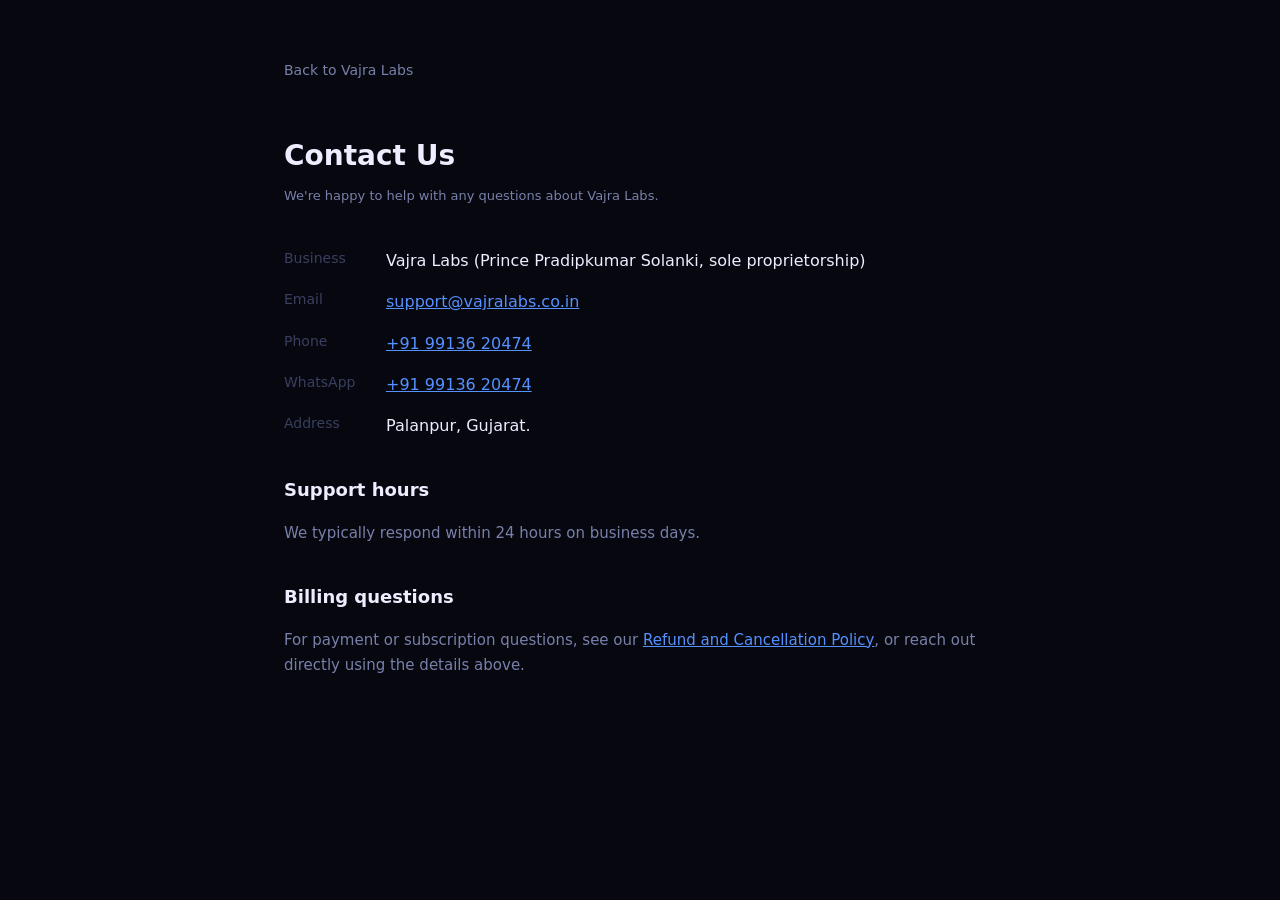
<file: templates/contact.html>
<!DOCTYPE html>
<html lang="en">
<head>
<meta charset="UTF-8"/>
<meta name="viewport" content="width=device-width, initial-scale=1.0"/>
<title>Contact Us: Vajra Labs</title>
<link rel="icon" type="image/x-icon" href="{{ url_for('static', filename='favicon.ico') }}">
<style>
  :root {
    --bg: #07070f; --s1: #0d0d1a; --blue: #1d6aff; --blue2: #5591ff;
    --t1: #eceeff; --t2: #7880aa; --t3: #3a3f60; --bdr: rgba(255,255,255,.08);
  }
  * { box-sizing: border-box; }
  body { margin:0; background:var(--bg); color:var(--t1); font-family: 'Inter', system-ui, sans-serif; line-height:1.7; }
  .wrap { max-width: 760px; margin: 0 auto; padding: 56px 24px 100px; }
  a { color: var(--blue2); }
  h1 { font-size: 28px; margin-bottom: 6px; }
  .updated { color: var(--t2); font-size: 13px; margin-bottom: 40px; }
  h2 { font-size: 18px; margin-top: 36px; margin-bottom: 10px; color: var(--t1); }
  p, li { color: var(--t2); font-size: 15px; }
  .row { display:flex; gap:12px; margin-bottom: 14px; }
  .label { color: var(--t3); min-width: 90px; font-size: 14px; }
  .back { display:inline-block; margin-bottom: 30px; font-size: 14px; color: var(--t2); text-decoration:none; }
  .back:hover { color: var(--t1); }
</style>
</head>
<body>
<div class="wrap">
  <a class="back" href="/">Back to Vajra Labs</a>
  <h1>Contact Us</h1>
  <div class="updated">We're happy to help with any questions about Vajra Labs.</div>

  <div class="row"><span class="label">Business</span><span>Vajra Labs (Prince Pradipkumar Solanki, sole proprietorship)</span></div>
  <div class="row"><span class="label">Email</span><span><a href="mailto:support@vajralabs.co.in">support@vajralabs.co.in</a></span></div>
  <div class="row"><span class="label">Phone</span><span><a href="tel:+919913620474">+91 99136 20474</a></span></div>
  <div class="row"><span class="label">WhatsApp</span><span><a href="https://wa.me/919913620474">+91 99136 20474</a></span></div>
  <div class="row"><span class="label">Address</span><span>Palanpur, Gujarat.</span></div>

  <h2>Support hours</h2>
  <p>We typically respond within 24 hours on business days.</p>

  <h2>Billing questions</h2>
  <p>For payment or subscription questions, see our <a href="/refund-policy">Refund and Cancellation Policy</a>, or reach out directly using the details above.</p>
</div>
</body>
</html>
</file>
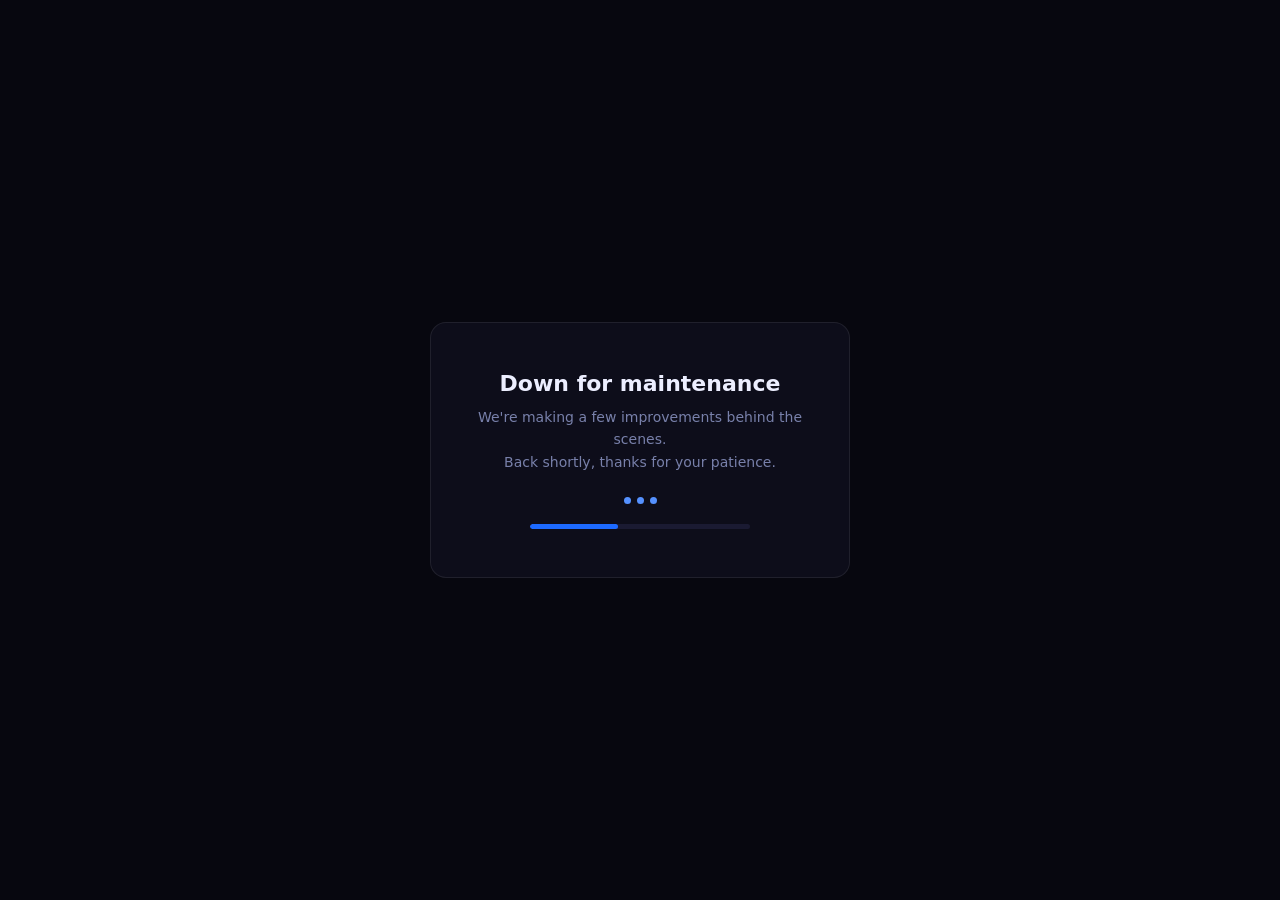
<file: templates/maintenance.html>
<!DOCTYPE html>
<html lang="en">
<head>
<meta charset="UTF-8"/>
<meta name="viewport" content="width=device-width, initial-scale=1.0"/>
<title>Down for maintenance</title>
<style>
  :root {
    --bg:      #07070f;
    --s1:      #0d0d1a;
    --s2:      #131325;
    --s3:      #1a1a32;
    --blue:    #1d6aff;
    --blue2:   #5591ff;
    --glow:    rgba(29,106,255,.28);
    --t1:      #eceeff;
    --t2:      #7880aa;
    --t3:      #3a3f60;
    --bdr:     rgba(255,255,255,.08);
    --dis:     'Syne', system-ui, sans-serif;
    --body:    'Inter', system-ui, sans-serif;
  }
  * { margin:0; padding:0; box-sizing:border-box; }
  html, body {
    height:100%;
    background: var(--bg);
    color: var(--t1);
    font-family: var(--body);
  }
  .wrap {
    min-height:100%;
    display:flex;
    align-items:center;
    justify-content:center;
    padding:24px;
  }
  .card {
    max-width:420px;
    width:100%;
    text-align:center;
    background: var(--s1);
    border: 1px solid var(--bdr);
    border-radius:16px;
    padding:48px 32px;
  }
  .icon-ring {
    width:76px;
    height:76px;
    border-radius:50%;
    background: var(--glow);
    display:flex;
    align-items:center;
    justify-content:center;
    margin:0 auto 24px;
  }
  .icon-ring svg {
    width:36px;
    height:36px;
    animation: spin 3s linear infinite;
  }
  h1 {
    font-family: var(--dis);
    font-size:22px;
    font-weight:600;
    margin-bottom:10px;
  }
  p {
    color: var(--t2);
    font-size:14px;
    line-height:1.6;
    margin-bottom:24px;
  }
  .dots {
    display:flex;
    gap:6px;
    justify-content:center;
    margin-bottom:20px;
  }
  .dot {
    width:7px;
    height:7px;
    border-radius:50%;
    background: var(--blue2);
    animation: bounce 1.2s ease-in-out infinite;
  }
  .dot:nth-child(2) { animation-delay: .15s; }
  .dot:nth-child(3) { animation-delay: .3s; }
  .bar {
    width:100%;
    max-width:220px;
    height:5px;
    border-radius:999px;
    background: var(--s3);
    overflow:hidden;
    margin:0 auto;
  }
  .bar-fill {
    width:40%;
    height:100%;
    border-radius:999px;
    background: var(--blue);
    animation: slide 1.8s ease-in-out infinite;
  }
  @keyframes spin { from { transform: rotate(0deg); } to { transform: rotate(360deg); } }
  @keyframes bounce {
    0%, 80%, 100% { transform: translateY(0); opacity:.5; }
    40% { transform: translateY(-6px); opacity:1; }
  }
  @keyframes slide {
    0%   { transform: translateX(-100%); }
    100% { transform: translateX(350%); }
  }
</style>
</head>
<body>
  <div class="wrap">
    <div class="card">
      <h1>Down for maintenance</h1>
      <p>We're making a few improvements behind the scenes.<br/>Back shortly, thanks for your patience.</p>
      <div class="dots">
        <span class="dot"></span>
        <span class="dot"></span>
        <span class="dot"></span>
      </div>
      <div class="bar"><div class="bar-fill"></div></div>
    </div>
  </div>
</body>
</html>
</file>
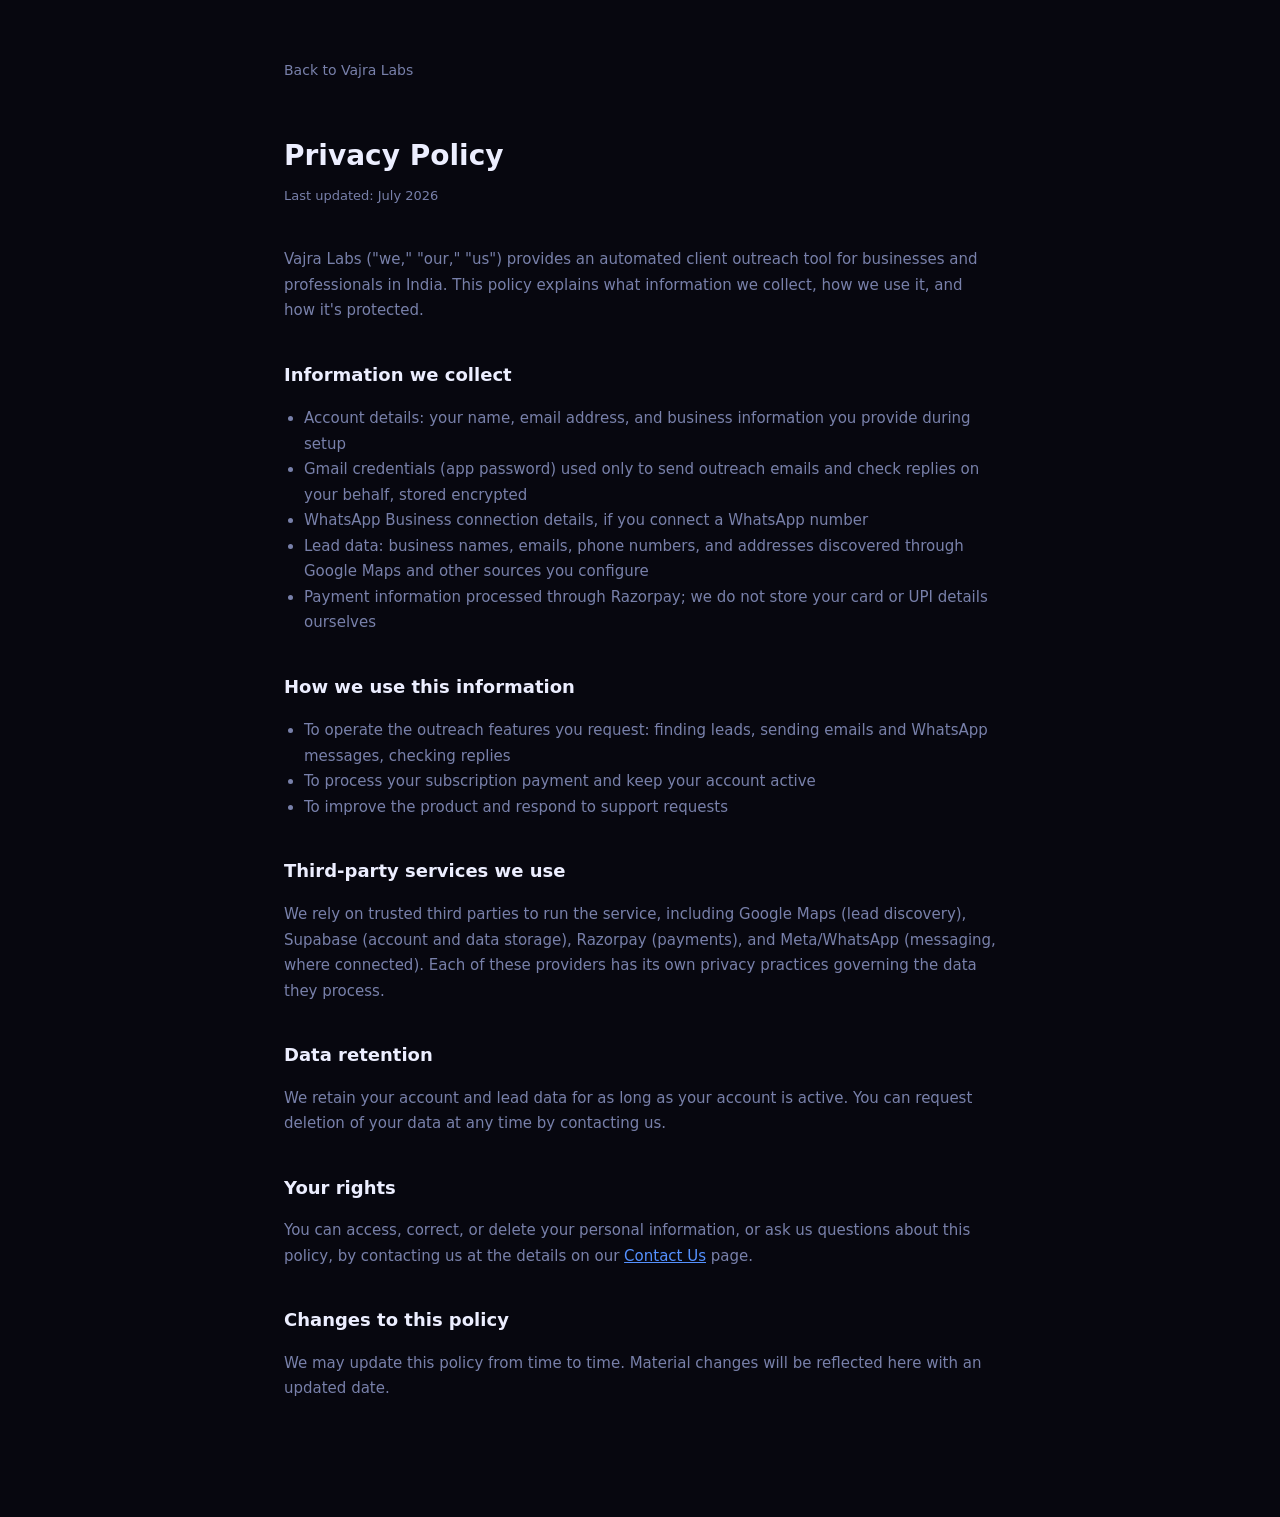
<file: templates/privacy.html>
<!DOCTYPE html>
<html lang="en">
<head>
<meta charset="UTF-8"/>
<meta name="viewport" content="width=device-width, initial-scale=1.0"/>
<title>Privacy Policy: Vajra Labs</title>
<link rel="icon" type="image/x-icon" href="{{ url_for('static', filename='favicon.ico') }}">
<style>
  :root {
    --bg: #07070f; --s1: #0d0d1a; --blue: #1d6aff; --blue2: #5591ff;
    --t1: #eceeff; --t2: #7880aa; --t3: #3a3f60; --bdr: rgba(255,255,255,.08);
  }
  * { box-sizing: border-box; }
  body { margin:0; background:var(--bg); color:var(--t1); font-family: 'Inter', system-ui, sans-serif; line-height:1.7; }
  .wrap { max-width: 760px; margin: 0 auto; padding: 56px 24px 100px; }
  a { color: var(--blue2); }
  h1 { font-size: 28px; margin-bottom: 6px; }
  .updated { color: var(--t2); font-size: 13px; margin-bottom: 40px; }
  h2 { font-size: 18px; margin-top: 36px; margin-bottom: 10px; color: var(--t1); }
  p, li { color: var(--t2); font-size: 15px; }
  ul { padding-left: 20px; }
  .back { display:inline-block; margin-bottom: 30px; font-size: 14px; color: var(--t2); text-decoration:none; }
  .back:hover { color: var(--t1); }
</style>
</head>
<body>
<div class="wrap">
  <a class="back" href="/">Back to Vajra Labs</a>
  <h1>Privacy Policy</h1>
  <div class="updated">Last updated: July 2026</div>

  <p>Vajra Labs ("we," "our," "us") provides an automated client outreach tool for businesses and professionals in India. This policy explains what information we collect, how we use it, and how it's protected.</p>

  <h2>Information we collect</h2>
  <ul>
    <li>Account details: your name, email address, and business information you provide during setup</li>
    <li>Gmail credentials (app password) used only to send outreach emails and check replies on your behalf, stored encrypted</li>
    <li>WhatsApp Business connection details, if you connect a WhatsApp number</li>
    <li>Lead data: business names, emails, phone numbers, and addresses discovered through Google Maps and other sources you configure</li>
    <li>Payment information processed through Razorpay; we do not store your card or UPI details ourselves</li>
  </ul>

  <h2>How we use this information</h2>
  <ul>
    <li>To operate the outreach features you request: finding leads, sending emails and WhatsApp messages, checking replies</li>
    <li>To process your subscription payment and keep your account active</li>
    <li>To improve the product and respond to support requests</li>
  </ul>

  <h2>Third-party services we use</h2>
  <p>We rely on trusted third parties to run the service, including Google Maps (lead discovery), Supabase (account and data storage), Razorpay (payments), and Meta/WhatsApp (messaging, where connected). Each of these providers has its own privacy practices governing the data they process.</p>

  <h2>Data retention</h2>
  <p>We retain your account and lead data for as long as your account is active. You can request deletion of your data at any time by contacting us.</p>

  <h2>Your rights</h2>
  <p>You can access, correct, or delete your personal information, or ask us questions about this policy, by contacting us at the details on our <a href="/contact">Contact Us</a> page.</p>

  <h2>Changes to this policy</h2>
  <p>We may update this policy from time to time. Material changes will be reflected here with an updated date.</p>
</div>
</body>
</html>
</file>
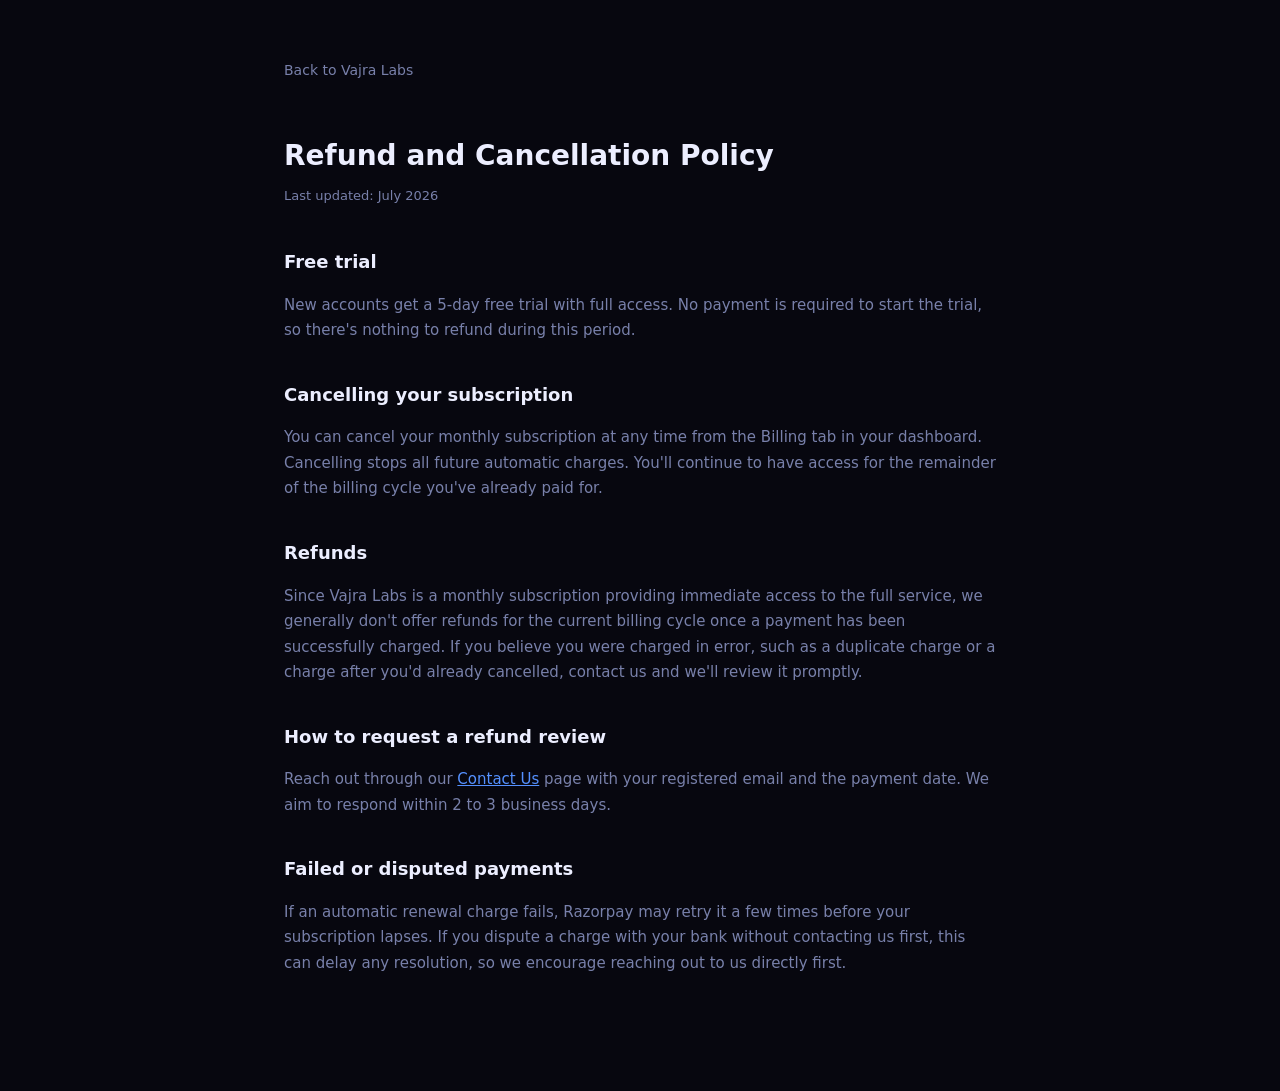
<file: templates/refund-policy.html>
<!DOCTYPE html>
<html lang="en">
<head>
<meta charset="UTF-8"/>
<meta name="viewport" content="width=device-width, initial-scale=1.0"/>
<title>Refund and Cancellation Policy: Vajra Labs</title>
<link rel="icon" type="image/x-icon" href="{{ url_for('static', filename='favicon.ico') }}">
<style>
  :root {
    --bg: #07070f; --s1: #0d0d1a; --blue: #1d6aff; --blue2: #5591ff;
    --t1: #eceeff; --t2: #7880aa; --t3: #3a3f60; --bdr: rgba(255,255,255,.08);
  }
  * { box-sizing: border-box; }
  body { margin:0; background:var(--bg); color:var(--t1); font-family: 'Inter', system-ui, sans-serif; line-height:1.7; }
  .wrap { max-width: 760px; margin: 0 auto; padding: 56px 24px 100px; }
  a { color: var(--blue2); }
  h1 { font-size: 28px; margin-bottom: 6px; }
  .updated { color: var(--t2); font-size: 13px; margin-bottom: 40px; }
  h2 { font-size: 18px; margin-top: 36px; margin-bottom: 10px; color: var(--t1); }
  p, li { color: var(--t2); font-size: 15px; }
  ul { padding-left: 20px; }
  .back { display:inline-block; margin-bottom: 30px; font-size: 14px; color: var(--t2); text-decoration:none; }
  .back:hover { color: var(--t1); }
</style>
</head>
<body>
<div class="wrap">
  <a class="back" href="/">Back to Vajra Labs</a>
  <h1>Refund and Cancellation Policy</h1>
  <div class="updated">Last updated: July 2026</div>

  <h2>Free trial</h2>
  <p>New accounts get a 5-day free trial with full access. No payment is required to start the trial, so there's nothing to refund during this period.</p>

  <h2>Cancelling your subscription</h2>
  <p>You can cancel your monthly subscription at any time from the Billing tab in your dashboard. Cancelling stops all future automatic charges. You'll continue to have access for the remainder of the billing cycle you've already paid for.</p>

  <h2>Refunds</h2>
  <p>Since Vajra Labs is a monthly subscription providing immediate access to the full service, we generally don't offer refunds for the current billing cycle once a payment has been successfully charged. If you believe you were charged in error, such as a duplicate charge or a charge after you'd already cancelled, contact us and we'll review it promptly.</p>

  <h2>How to request a refund review</h2>
  <p>Reach out through our <a href="/contact">Contact Us</a> page with your registered email and the payment date. We aim to respond within 2 to 3 business days.</p>

  <h2>Failed or disputed payments</h2>
  <p>If an automatic renewal charge fails, Razorpay may retry it a few times before your subscription lapses. If you dispute a charge with your bank without contacting us first, this can delay any resolution, so we encourage reaching out to us directly first.</p>
</div>
</body>
</html>
</file>
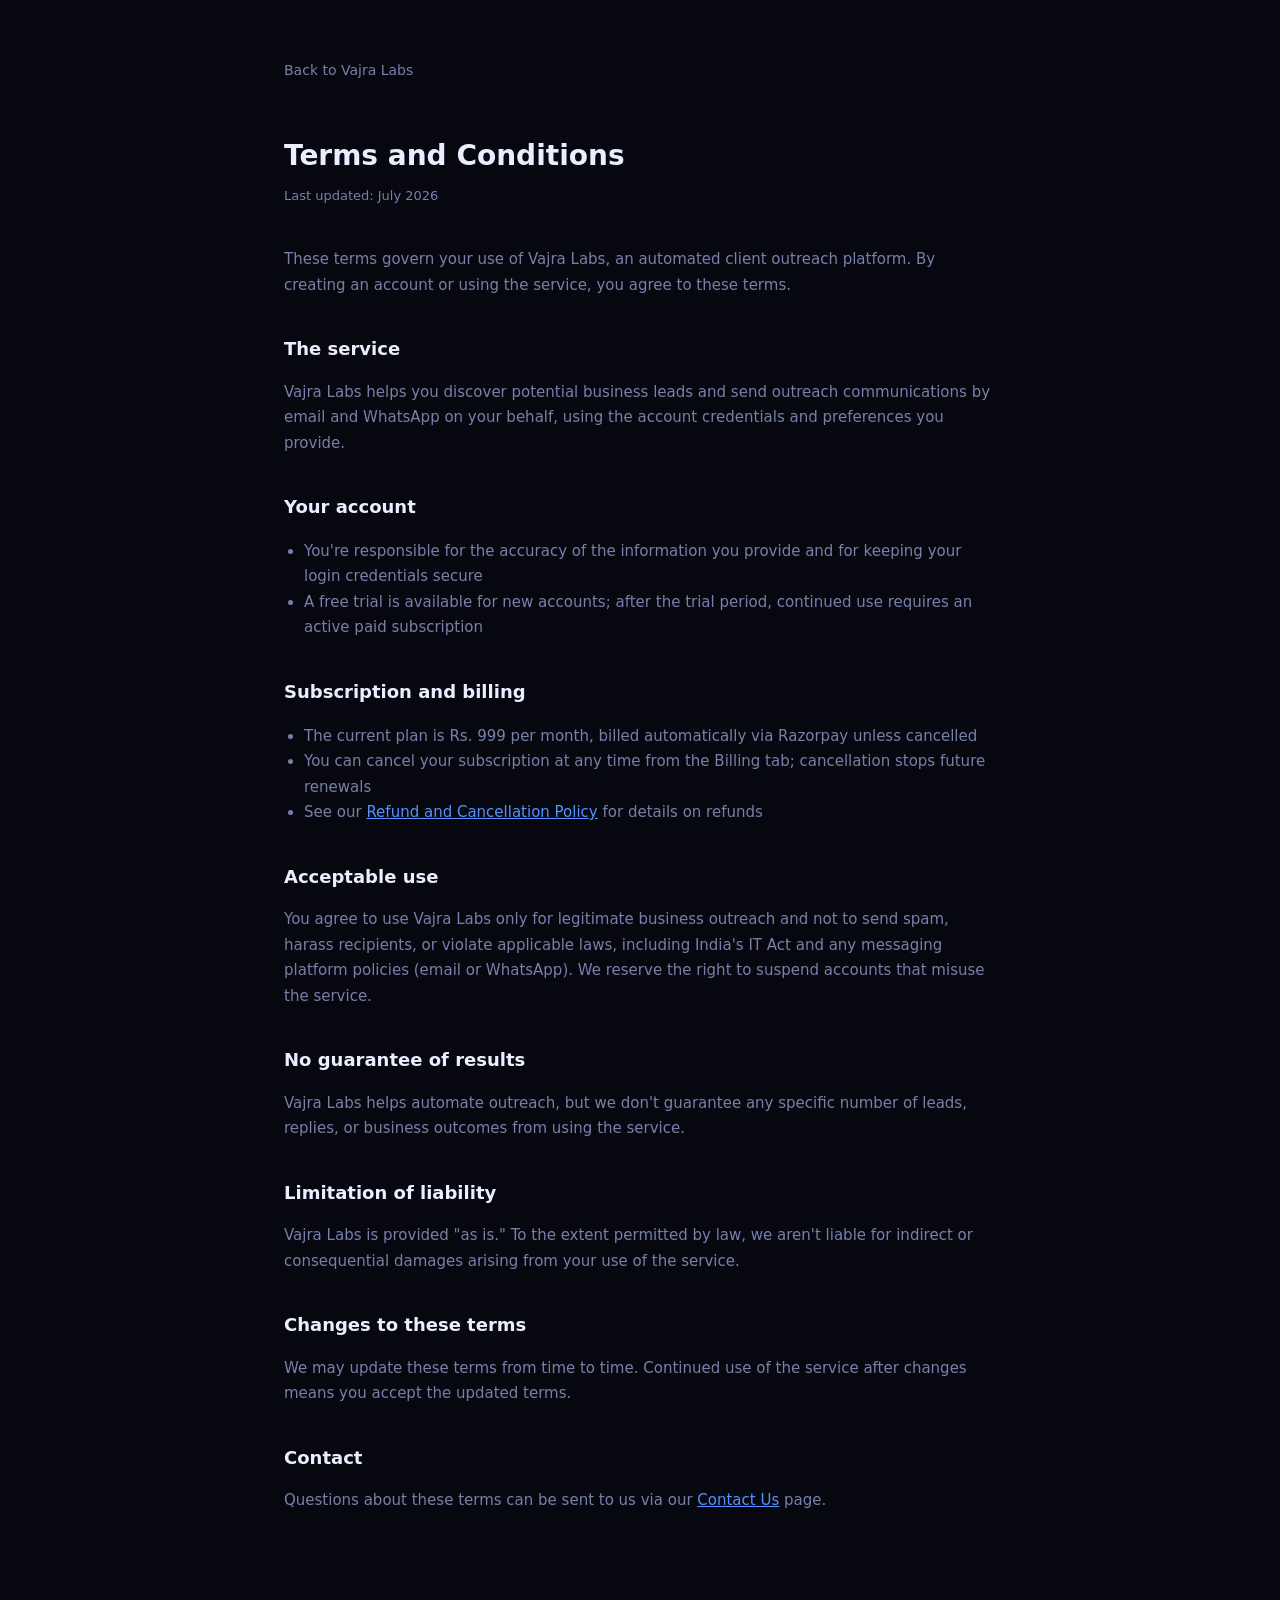
<file: templates/terms.html>
<!DOCTYPE html>
<html lang="en">
<head>
<meta charset="UTF-8"/>
<meta name="viewport" content="width=device-width, initial-scale=1.0"/>
<title>Terms and Conditions: Vajra Labs</title>
<link rel="icon" type="image/x-icon" href="{{ url_for('static', filename='favicon.ico') }}">
<style>
  :root {
    --bg: #07070f; --s1: #0d0d1a; --blue: #1d6aff; --blue2: #5591ff;
    --t1: #eceeff; --t2: #7880aa; --t3: #3a3f60; --bdr: rgba(255,255,255,.08);
  }
  * { box-sizing: border-box; }
  body { margin:0; background:var(--bg); color:var(--t1); font-family: 'Inter', system-ui, sans-serif; line-height:1.7; }
  .wrap { max-width: 760px; margin: 0 auto; padding: 56px 24px 100px; }
  a { color: var(--blue2); }
  h1 { font-size: 28px; margin-bottom: 6px; }
  .updated { color: var(--t2); font-size: 13px; margin-bottom: 40px; }
  h2 { font-size: 18px; margin-top: 36px; margin-bottom: 10px; color: var(--t1); }
  p, li { color: var(--t2); font-size: 15px; }
  ul { padding-left: 20px; }
  .back { display:inline-block; margin-bottom: 30px; font-size: 14px; color: var(--t2); text-decoration:none; }
  .back:hover { color: var(--t1); }
</style>
</head>
<body>
<div class="wrap">
  <a class="back" href="/">Back to Vajra Labs</a>
  <h1>Terms and Conditions</h1>
  <div class="updated">Last updated: July 2026</div>

  <p>These terms govern your use of Vajra Labs, an automated client outreach platform. By creating an account or using the service, you agree to these terms.</p>

  <h2>The service</h2>
  <p>Vajra Labs helps you discover potential business leads and send outreach communications by email and WhatsApp on your behalf, using the account credentials and preferences you provide.</p>

  <h2>Your account</h2>
  <ul>
    <li>You're responsible for the accuracy of the information you provide and for keeping your login credentials secure</li>
    <li>A free trial is available for new accounts; after the trial period, continued use requires an active paid subscription</li>
  </ul>

  <h2>Subscription and billing</h2>
  <ul>
    <li>The current plan is Rs. 999 per month, billed automatically via Razorpay unless cancelled</li>
    <li>You can cancel your subscription at any time from the Billing tab; cancellation stops future renewals</li>
    <li>See our <a href="/refund-policy">Refund and Cancellation Policy</a> for details on refunds</li>
  </ul>

  <h2>Acceptable use</h2>
  <p>You agree to use Vajra Labs only for legitimate business outreach and not to send spam, harass recipients, or violate applicable laws, including India's IT Act and any messaging platform policies (email or WhatsApp). We reserve the right to suspend accounts that misuse the service.</p>

  <h2>No guarantee of results</h2>
  <p>Vajra Labs helps automate outreach, but we don't guarantee any specific number of leads, replies, or business outcomes from using the service.</p>

  <h2>Limitation of liability</h2>
  <p>Vajra Labs is provided "as is." To the extent permitted by law, we aren't liable for indirect or consequential damages arising from your use of the service.</p>

  <h2>Changes to these terms</h2>
  <p>We may update these terms from time to time. Continued use of the service after changes means you accept the updated terms.</p>

  <h2>Contact</h2>
  <p>Questions about these terms can be sent to us via our <a href="/contact">Contact Us</a> page.</p>
</div>
</body>
</html>
</file>
